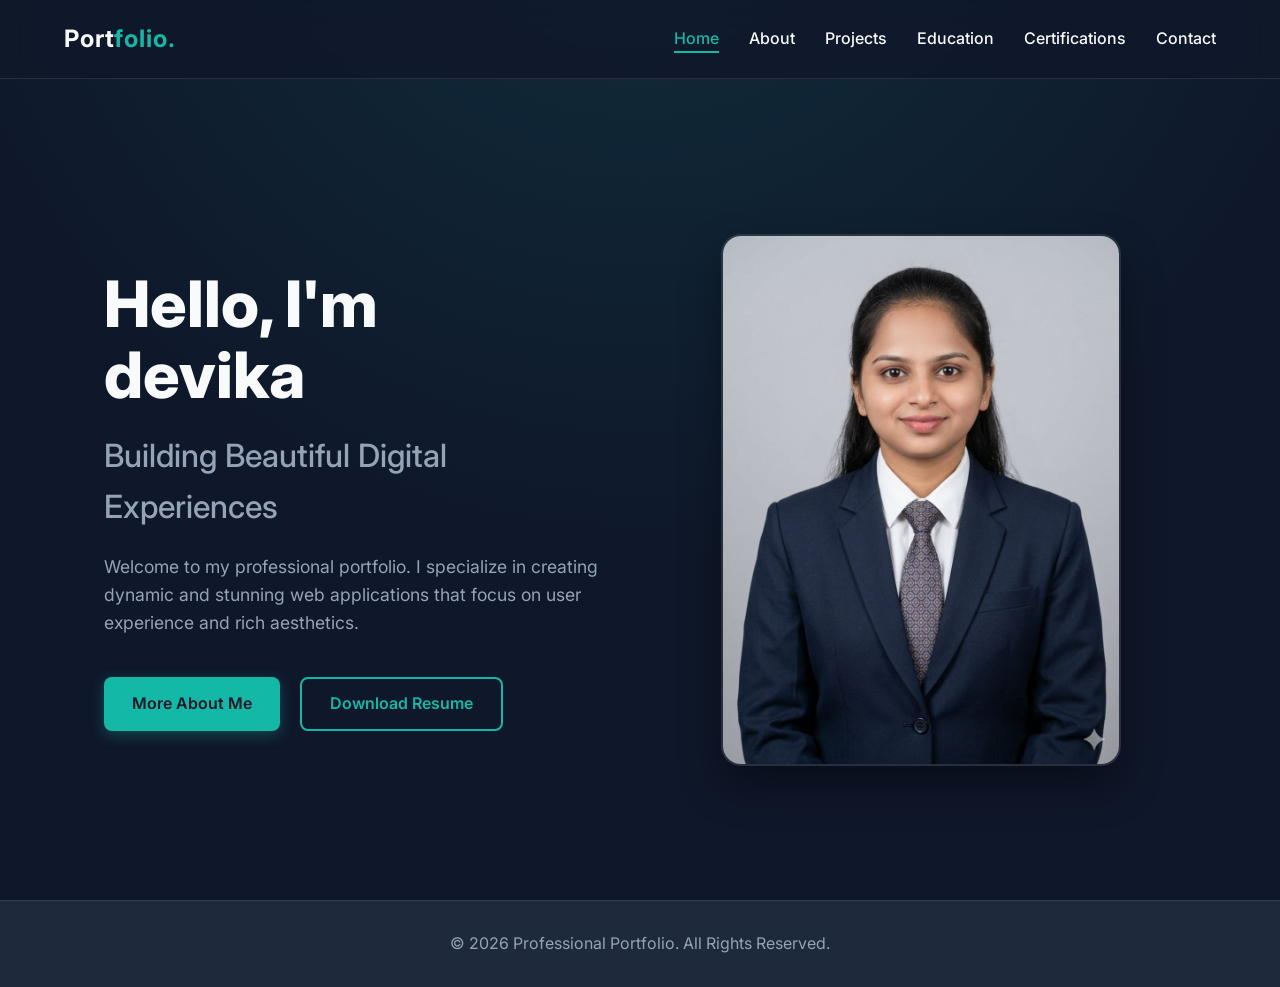
<file: index.html>
<!DOCTYPE html>
<html lang="en">

<head>
    <meta charset="UTF-8">
    <meta name="viewport" content="width=device-width, initial-scale=1.0">
    <title>Professional Portfolio | Home</title>
    <link rel="stylesheet" href="style.css">
</head>

<body>
    <header>
        <a href="index.html" class="logo">Port<span>folio.</span></a>
        <nav>
            <ul>
                <li><a href="index.html">Home</a></li>
                <li><a href="about.html">About</a></li>
                <li><a href="projects.html">Projects</a></li>
                <li><a href="education.html">Education</a></li>
                <li><a href="certifications.html">Certifications</a></li>
                <li><a href="contact.html">Contact</a></li>
            </ul>
        </nav>
    </header>

    <main>
        <section class="hero fade-up">
            <div class="hero-content">
                <h1>Hello, I'm <br><span>devika</span></h1>
                <h3>Building Beautiful Digital Experiences</h3>
                <p>Welcome to my professional portfolio. I specialize in creating dynamic and stunning web applications
                    that focus on user experience and rich aesthetics.</p>
                <div class="hero-buttons">
                    <a href="about.html" class="btn">More About Me</a>
                    <a href="Devika.pdf" class="btn btn-outline" download>Download Resume</a>
                </div>
            </div>
            <div class="hero-image">
                <img src="WhatsApp Image 2026-04-27 at 7.00.15 PM.jpeg" alt="Profile Picture">
            </div>
        </section>
    </main>

    <footer>
        <p>&copy; 2026 Professional Portfolio. All Rights Reserved.</p>
    </footer>

    <script src="script.js"></script>
</body>

</html>
</file>
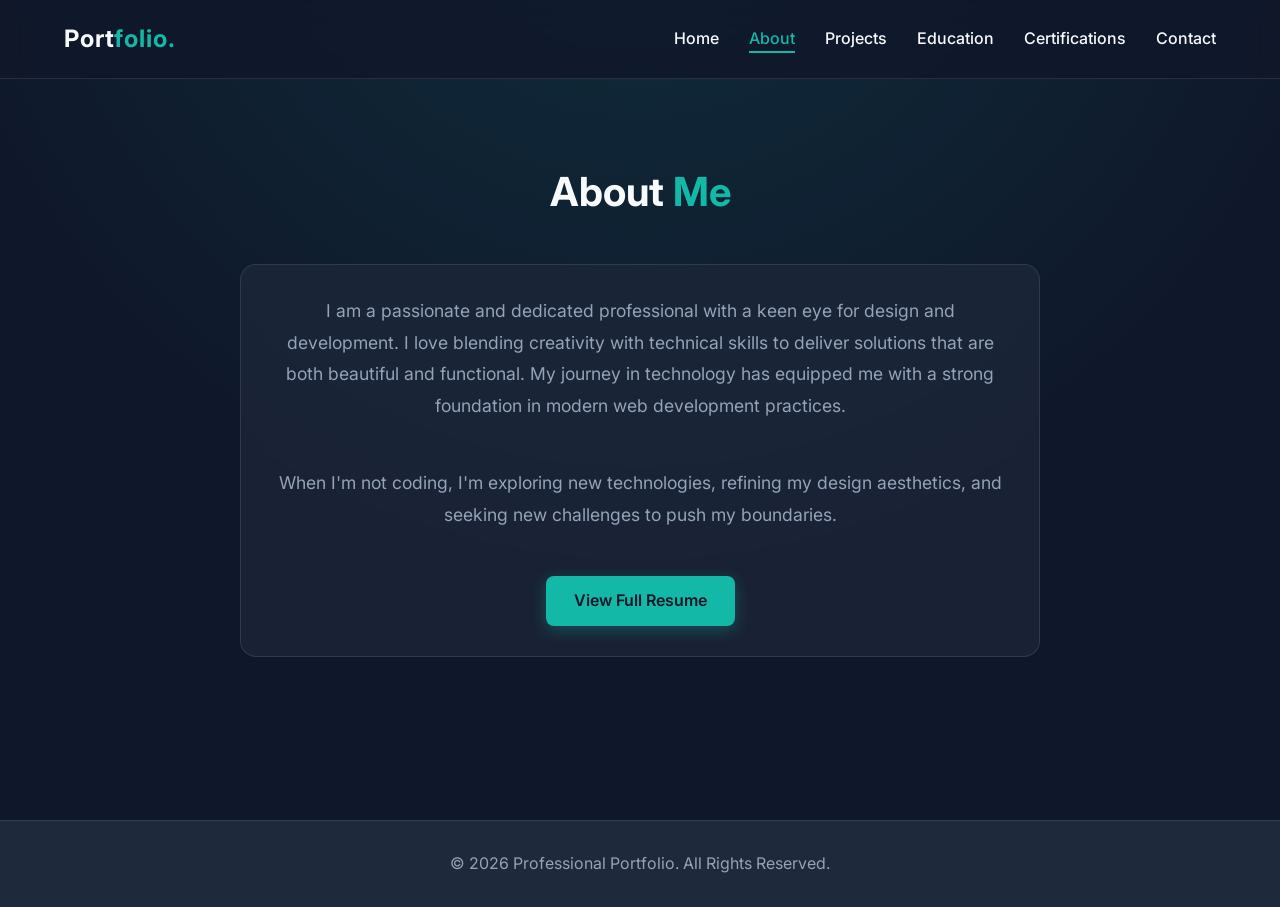
<file: about.html>
<!DOCTYPE html>
<html lang="en">
<head>
    <meta charset="UTF-8">
    <meta name="viewport" content="width=device-width, initial-scale=1.0">
    <title>About Me | Professional Portfolio</title>
    <link rel="stylesheet" href="style.css">
</head>
<body>
    <header>
        <a href="index.html" class="logo">Port<span>folio.</span></a>
        <nav>
            <ul>
                <li><a href="index.html">Home</a></li>
                <li><a href="about.html">About</a></li>
                <li><a href="projects.html">Projects</a></li>
                <li><a href="education.html">Education</a></li>
                <li><a href="certifications.html">Certifications</a></li>
                <li><a href="contact.html">Contact</a></li>
            </ul>
        </nav>
    </header>

    <main>
        <section class="fade-up">
            <h2 class="section-title">About <span>Me</span></h2>
            <div class="card" style="max-width: 800px; margin: 0 auto; text-align: center;">
                <p style="font-size: 1.1rem; line-height: 1.8;">
                    I am a passionate and dedicated professional with a keen eye for design and development. I love blending creativity with technical skills to deliver solutions that are both beautiful and functional. My journey in technology has equipped me with a strong foundation in modern web development practices.
                </p>
                <br>
                <p style="font-size: 1.1rem; line-height: 1.8;">
                    When I'm not coding, I'm exploring new technologies, refining my design aesthetics, and seeking new challenges to push my boundaries.
                </p>
                <br>
                <a href="Devika.pdf" target="_blank" class="btn">View Full Resume</a>
            </div>
        </section>
    </main>

    <footer>
        <p>&copy; 2026 Professional Portfolio. All Rights Reserved.</p>
    </footer>

    <script src="script.js"></script>
</body>
</html>
</file>
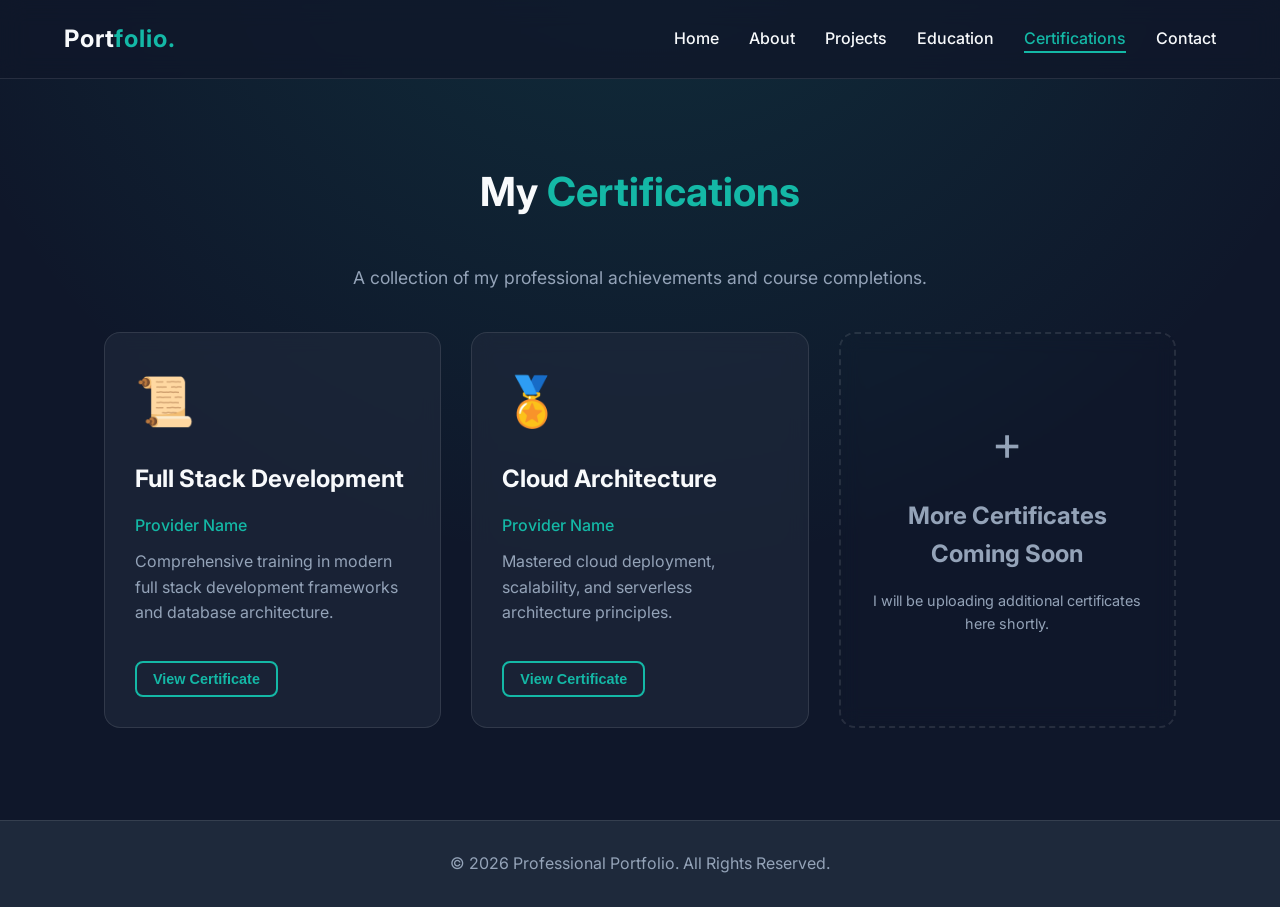
<file: certifications.html>
<!DOCTYPE html>
<html lang="en">
<head>
    <meta charset="UTF-8">
    <meta name="viewport" content="width=device-width, initial-scale=1.0">
    <title>Certifications | Professional Portfolio</title>
    <link rel="stylesheet" href="style.css">
</head>
<body>
    <header>
        <a href="index.html" class="logo">Port<span>folio.</span></a>
        <nav>
            <ul>
                <li><a href="index.html">Home</a></li>
                <li><a href="about.html">About</a></li>
                <li><a href="projects.html">Projects</a></li>
                <li><a href="education.html">Education</a></li>
                <li><a href="certifications.html">Certifications</a></li>
                <li><a href="contact.html">Contact</a></li>
            </ul>
        </nav>
    </header>

    <main>
        <section class="fade-up">
            <h2 class="section-title">My <span>Certifications</span></h2>
            <div style="text-align: center; margin-bottom: 40px;">
                <p style="color: var(--text-muted); font-size: 1.1rem;">A collection of my professional achievements and course completions.</p>
            </div>
            
            <div class="grid">
                <!-- Certificate Placeholders -->
                <div class="card fade-up">
                    <div class="card-icon" style="font-size: 3rem;">📜</div>
                    <h3>Full Stack Development</h3>
                    <p style="color: var(--accent-color); font-weight: 500; margin-bottom: 10px;">Provider Name</p>
                    <p>Comprehensive training in modern full stack development frameworks and database architecture.</p>
                    <button class="btn btn-outline" style="margin-top: 15px; padding: 8px 16px; font-size: 0.9rem;">View Certificate</button>
                </div>
                
                <div class="card fade-up">
                    <div class="card-icon" style="font-size: 3rem;">🏅</div>
                    <h3>Cloud Architecture</h3>
                    <p style="color: var(--accent-color); font-weight: 500; margin-bottom: 10px;">Provider Name</p>
                    <p>Mastered cloud deployment, scalability, and serverless architecture principles.</p>
                    <button class="btn btn-outline" style="margin-top: 15px; padding: 8px 16px; font-size: 0.9rem;">View Certificate</button>
                </div>

                <div class="card fade-up" style="border: 2px dashed var(--border-color); background: transparent; display: flex; flex-direction: column; justify-content: center; align-items: center; text-align: center; min-height: 250px;">
                    <div style="font-size: 3rem; color: var(--text-muted); margin-bottom: 15px;">+</div>
                    <h3 style="color: var(--text-muted);">More Certificates Coming Soon</h3>
                    <p style="font-size: 0.9rem;">I will be uploading additional certificates here shortly.</p>
                </div>
            </div>
        </section>
    </main>

    <footer>
        <p>&copy; 2026 Professional Portfolio. All Rights Reserved.</p>
    </footer>

    <script src="script.js"></script>
</body>
</html>
</file>
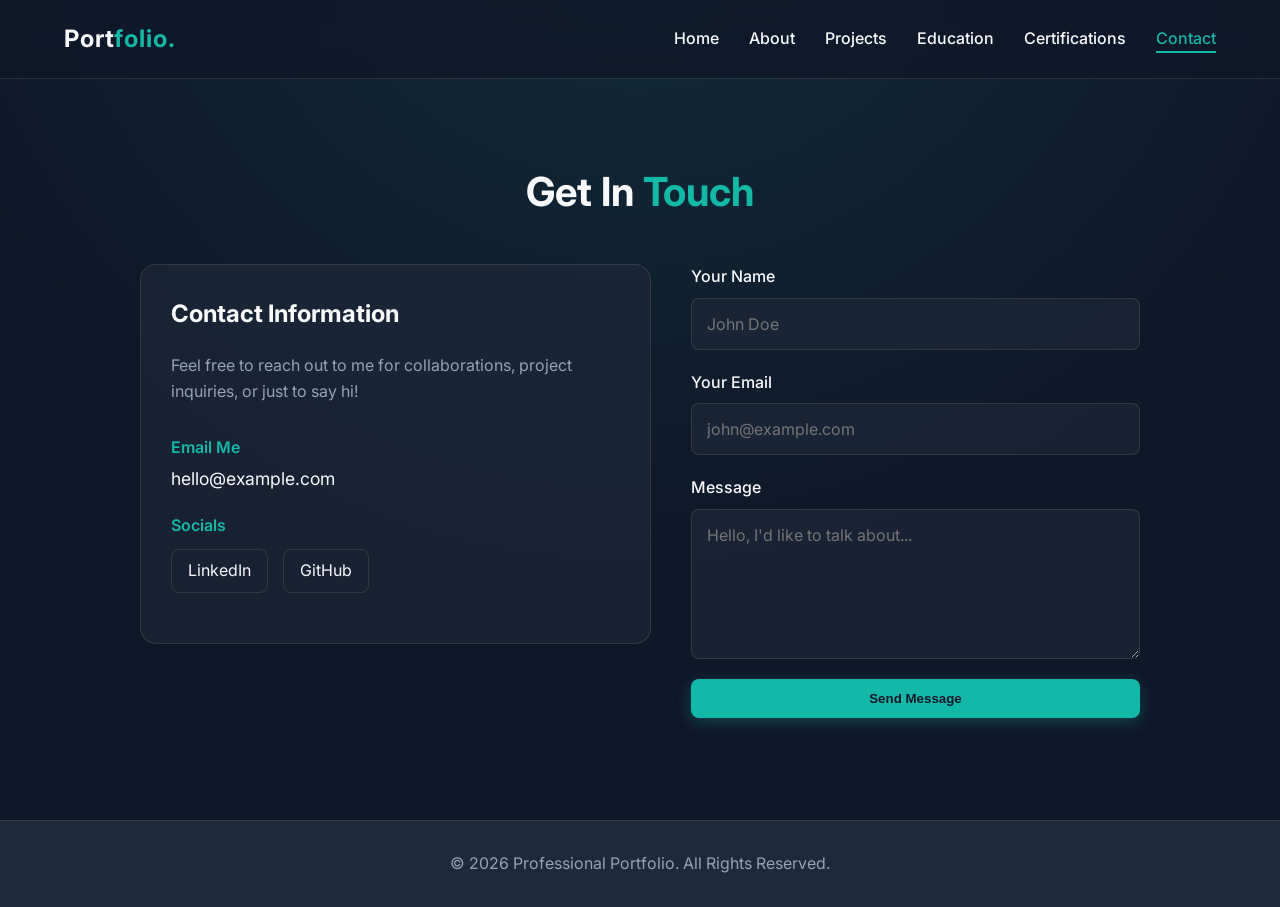
<file: contact.html>
<!DOCTYPE html>
<html lang="en">
<head>
    <meta charset="UTF-8">
    <meta name="viewport" content="width=device-width, initial-scale=1.0">
    <title>Contact | Professional Portfolio</title>
    <link rel="stylesheet" href="style.css">
</head>
<body>
    <header>
        <a href="index.html" class="logo">Port<span>folio.</span></a>
        <nav>
            <ul>
                <li><a href="index.html">Home</a></li>
                <li><a href="about.html">About</a></li>
                <li><a href="projects.html">Projects</a></li>
                <li><a href="education.html">Education</a></li>
                <li><a href="certifications.html">Certifications</a></li>
                <li><a href="contact.html">Contact</a></li>
            </ul>
        </nav>
    </header>

    <main>
        <section class="fade-up">
            <h2 class="section-title">Get In <span>Touch</span></h2>
            
            <div style="display: flex; flex-wrap: wrap; gap: 40px; justify-content: center; align-items: flex-start; max-width: 1000px; margin: 0 auto;">
                
                <div style="flex: 1; min-width: 300px; padding: 30px; background: var(--bg-card); border-radius: 16px; border: 1px solid var(--border-color);">
                    <h3 style="margin-bottom: 20px; font-size: 1.5rem;">Contact Information</h3>
                    <p style="color: var(--text-muted); margin-bottom: 30px;">Feel free to reach out to me for collaborations, project inquiries, or just to say hi!</p>
                    
                    <div style="margin-bottom: 20px;">
                        <span style="display: block; font-weight: 600; color: var(--accent-color); margin-bottom: 5px;">Email Me</span>
                        <a href="mailto:hello@example.com" style="color: var(--text-main); text-decoration: none; font-size: 1.1rem; transition: color 0.3s;">hello@example.com</a>
                    </div>
                    
                    <div style="margin-bottom: 20px;">
                        <span style="display: block; font-weight: 600; color: var(--accent-color); margin-bottom: 5px;">Socials</span>
                        <div style="display: flex; gap: 15px; margin-top: 10px;">
                            <a href="#" style="color: var(--text-main); text-decoration: none; border: 1px solid var(--border-color); padding: 8px 16px; border-radius: 8px; transition: var(--transition);">LinkedIn</a>
                            <a href="#" style="color: var(--text-main); text-decoration: none; border: 1px solid var(--border-color); padding: 8px 16px; border-radius: 8px; transition: var(--transition);">GitHub</a>
                        </div>
                    </div>
                </div>

                <form class="contact-form" style="flex: 1; min-width: 300px; width: 100%;" onsubmit="event.preventDefault(); alert('Thank you for your message! This is a demo form.');">
                    <div class="input-group">
                        <label for="name">Your Name</label>
                        <input type="text" id="name" placeholder="John Doe" required>
                    </div>
                    <div class="input-group">
                        <label for="email">Your Email</label>
                        <input type="email" id="email" placeholder="john@example.com" required>
                    </div>
                    <div class="input-group">
                        <label for="message">Message</label>
                        <textarea id="message" placeholder="Hello, I'd like to talk about..." required></textarea>
                    </div>
                    <button type="submit" class="btn" style="width: 100%; justify-content: center;">Send Message</button>
                </form>

            </div>
        </section>
    </main>

    <footer>
        <p>&copy; 2026 Professional Portfolio. All Rights Reserved.</p>
    </footer>

    <script src="script.js"></script>
</body>
</html>
</file>
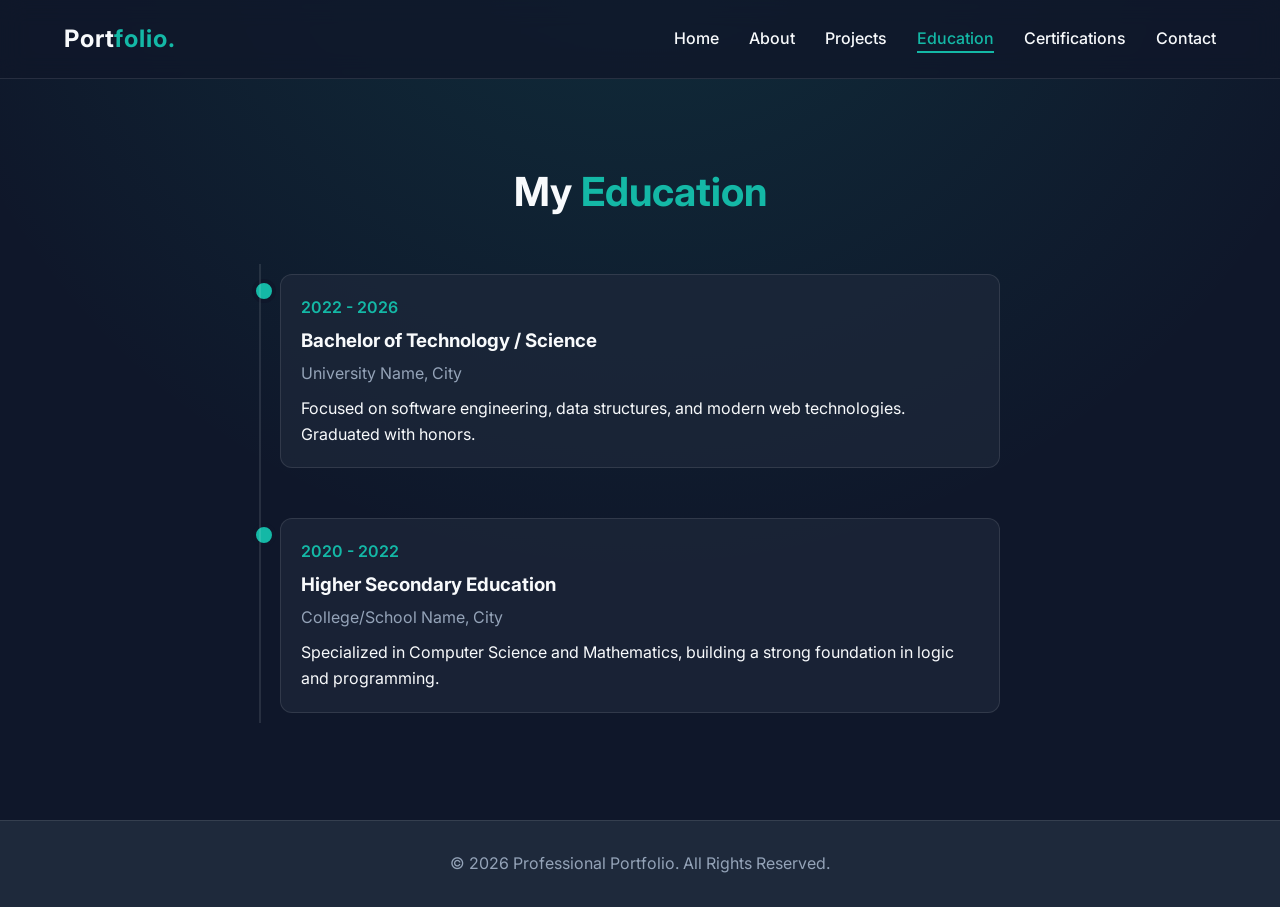
<file: education.html>
<!DOCTYPE html>
<html lang="en">
<head>
    <meta charset="UTF-8">
    <meta name="viewport" content="width=device-width, initial-scale=1.0">
    <title>Education | Professional Portfolio</title>
    <link rel="stylesheet" href="style.css">
</head>
<body>
    <header>
        <a href="index.html" class="logo">Port<span>folio.</span></a>
        <nav>
            <ul>
                <li><a href="index.html">Home</a></li>
                <li><a href="about.html">About</a></li>
                <li><a href="projects.html">Projects</a></li>
                <li><a href="education.html">Education</a></li>
                <li><a href="certifications.html">Certifications</a></li>
                <li><a href="contact.html">Contact</a></li>
            </ul>
        </nav>
    </header>

    <main>
        <section class="fade-up">
            <h2 class="section-title">My <span>Education</span></h2>
            <div class="timeline">
                <div class="timeline-item fade-up">
                    <div class="timeline-content">
                        <span class="timeline-date">2022 - 2026</span>
                        <h3>Bachelor of Technology / Science</h3>
                        <p style="color: var(--text-muted); margin-top: 5px;">University Name, City</p>
                        <p style="margin-top: 10px;">Focused on software engineering, data structures, and modern web technologies. Graduated with honors.</p>
                    </div>
                </div>
                <div class="timeline-item fade-up">
                    <div class="timeline-content">
                        <span class="timeline-date">2020 - 2022</span>
                        <h3>Higher Secondary Education</h3>
                        <p style="color: var(--text-muted); margin-top: 5px;">College/School Name, City</p>
                        <p style="margin-top: 10px;">Specialized in Computer Science and Mathematics, building a strong foundation in logic and programming.</p>
                    </div>
                </div>
            </div>
        </section>
    </main>

    <footer>
        <p>&copy; 2026 Professional Portfolio. All Rights Reserved.</p>
    </footer>

    <script src="script.js"></script>
</body>
</html>
</file>
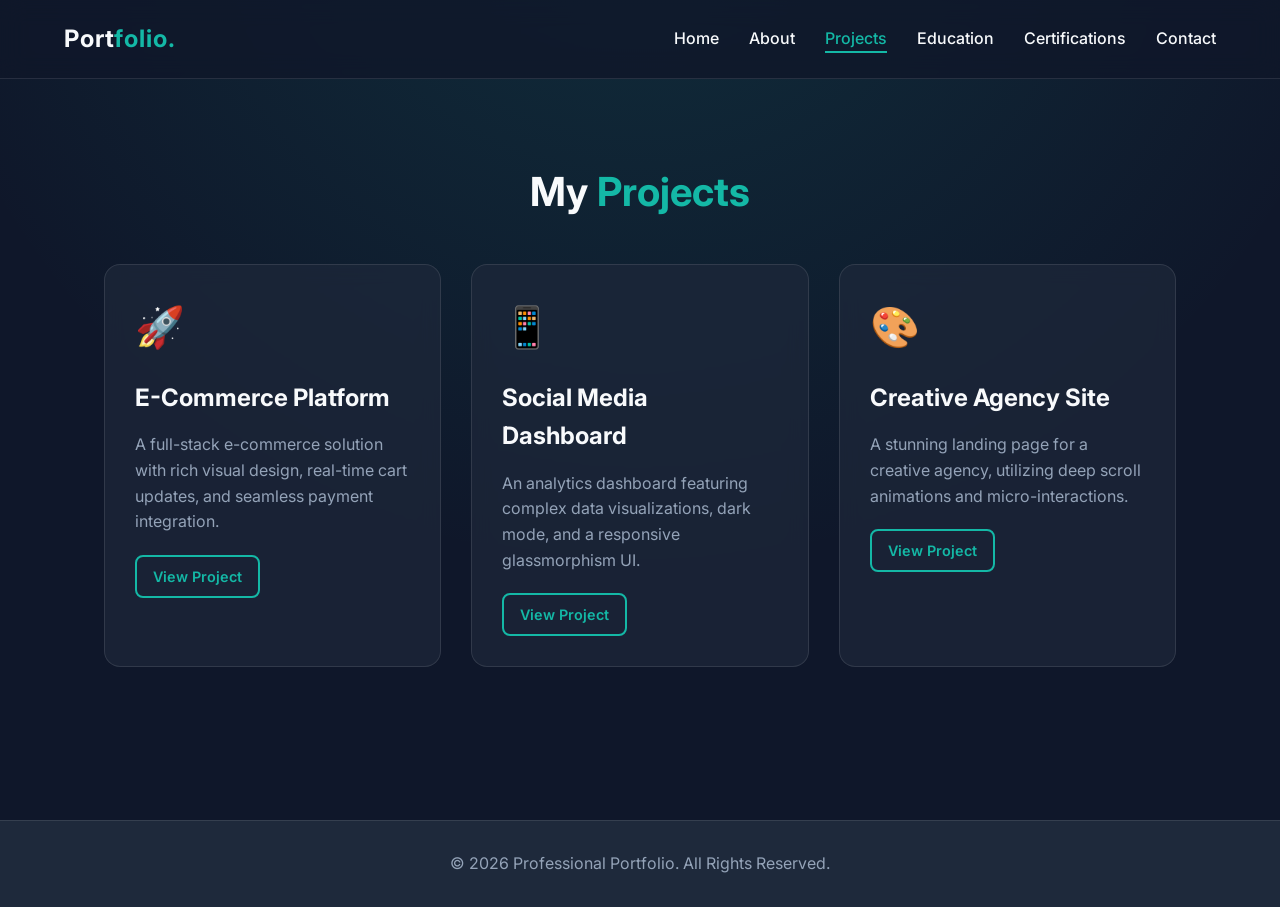
<file: projects.html>
<!DOCTYPE html>
<html lang="en">
<head>
    <meta charset="UTF-8">
    <meta name="viewport" content="width=device-width, initial-scale=1.0">
    <title>Projects | Professional Portfolio</title>
    <link rel="stylesheet" href="style.css">
</head>
<body>
    <header>
        <a href="index.html" class="logo">Port<span>folio.</span></a>
        <nav>
            <ul>
                <li><a href="index.html">Home</a></li>
                <li><a href="about.html">About</a></li>
                <li><a href="projects.html">Projects</a></li>
                <li><a href="education.html">Education</a></li>
                <li><a href="certifications.html">Certifications</a></li>
                <li><a href="contact.html">Contact</a></li>
            </ul>
        </nav>
    </header>

    <main>
        <section class="fade-up">
            <h2 class="section-title">My <span>Projects</span></h2>
            <div class="grid">
                <div class="card fade-up">
                    <div class="card-icon">🚀</div>
                    <h3>E-Commerce Platform</h3>
                    <p>A full-stack e-commerce solution with rich visual design, real-time cart updates, and seamless payment integration.</p>
                    <a href="#" class="btn btn-outline" style="padding: 8px 16px; font-size: 0.9rem;">View Project</a>
                </div>
                <div class="card fade-up">
                    <div class="card-icon">📱</div>
                    <h3>Social Media Dashboard</h3>
                    <p>An analytics dashboard featuring complex data visualizations, dark mode, and a responsive glassmorphism UI.</p>
                    <a href="#" class="btn btn-outline" style="padding: 8px 16px; font-size: 0.9rem;">View Project</a>
                </div>
                <div class="card fade-up">
                    <div class="card-icon">🎨</div>
                    <h3>Creative Agency Site</h3>
                    <p>A stunning landing page for a creative agency, utilizing deep scroll animations and micro-interactions.</p>
                    <a href="#" class="btn btn-outline" style="padding: 8px 16px; font-size: 0.9rem;">View Project</a>
                </div>
            </div>
        </section>
    </main>

    <footer>
        <p>&copy; 2026 Professional Portfolio. All Rights Reserved.</p>
    </footer>

    <script src="script.js"></script>
</body>
</html>
</file>
<file: style.css>
@import url('https://fonts.googleapis.com/css2?family=Inter:wght@300;400;500;600;700;800&display=swap');

:root {
  /* Color Palette - Premium Dark Theme with Teal Accent */
  --bg-main: #0f172a;
  --bg-secondary: #1e293b;
  --bg-card: rgba(30, 41, 59, 0.7);
  --text-main: #f8fafc;
  --text-muted: #94a3b8;
  --accent-color: #14b8a6; /* Teal */
  --accent-hover: #0d9488;
  --border-color: rgba(255, 255, 255, 0.1);
  --gradient-glow: radial-gradient(circle at 50% -20%, rgba(20, 184, 166, 0.15), transparent 60%);
  
  --font-family: 'Inter', sans-serif;
  --transition: all 0.3s cubic-bezier(0.4, 0, 0.2, 1);
}

* {
  margin: 0;
  padding: 0;
  box-sizing: border-box;
}

body {
  font-family: var(--font-family);
  background-color: var(--bg-main);
  background-image: var(--gradient-glow);
  background-attachment: fixed;
  color: var(--text-main);
  line-height: 1.6;
  overflow-x: hidden;
  min-height: 100vh;
  display: flex;
  flex-direction: column;
}

/* Glassmorphism Navigation */
header {
  position: fixed;
  top: 0;
  left: 0;
  width: 100%;
  padding: 20px 5%;
  display: flex;
  justify-content: space-between;
  align-items: center;
  z-index: 1000;
  background: rgba(15, 23, 42, 0.8);
  backdrop-filter: blur(12px);
  border-bottom: 1px solid var(--border-color);
  transition: var(--transition);
}

.logo {
  font-size: 1.5rem;
  font-weight: 700;
  color: var(--text-main);
  text-decoration: none;
  letter-spacing: 1px;
}

.logo span {
  color: var(--accent-color);
}

nav ul {
  list-style: none;
  display: flex;
  gap: 30px;
}

nav ul li a {
  text-decoration: none;
  color: var(--text-main);
  font-weight: 500;
  font-size: 1rem;
  transition: var(--transition);
  position: relative;
}

nav ul li a::after {
  content: '';
  position: absolute;
  width: 0;
  height: 2px;
  bottom: -5px;
  left: 0;
  background-color: var(--accent-color);
  transition: var(--transition);
}

nav ul li a:hover::after,
nav ul li a.active::after {
  width: 100%;
}

nav ul li a:hover,
nav ul li a.active {
  color: var(--accent-color);
}

/* Main Content */
main {
  flex: 1;
  padding-top: 100px; /* Offset for fixed header */
  min-height: calc(100vh - 80px); /* Minus footer */
}

section {
  padding: 60px 5%;
  max-width: 1200px;
  margin: 0 auto;
}

.section-title {
  font-size: 2.5rem;
  font-weight: 700;
  margin-bottom: 40px;
  text-align: center;
  position: relative;
}

.section-title span {
  color: var(--accent-color);
}

/* Buttons */
.btn {
  display: inline-flex;
  align-items: center;
  gap: 8px;
  padding: 12px 28px;
  background-color: var(--accent-color);
  color: var(--bg-main);
  text-decoration: none;
  font-weight: 600;
  border-radius: 8px;
  border: none;
  cursor: pointer;
  transition: var(--transition);
  box-shadow: 0 4px 15px rgba(20, 184, 166, 0.3);
}

.btn:hover {
  background-color: var(--accent-hover);
  transform: translateY(-2px);
  box-shadow: 0 6px 20px rgba(20, 184, 166, 0.4);
}

.btn-outline {
  background-color: transparent;
  color: var(--accent-color);
  border: 2px solid var(--accent-color);
  box-shadow: none;
}

.btn-outline:hover {
  background-color: var(--accent-color);
  color: var(--bg-main);
}

/* Hero Section */
.hero {
  display: flex;
  align-items: center;
  justify-content: space-between;
  min-height: calc(100vh - 100px);
  gap: 50px;
}

.hero-content {
  flex: 1;
}

.hero-content h1 {
  font-size: 4rem;
  font-weight: 800;
  line-height: 1.1;
  margin-bottom: 20px;
}

.hero-content h3 {
  font-size: 2rem;
  font-weight: 500;
  color: var(--text-muted);
  margin-bottom: 20px;
}

.hero-content p {
  font-size: 1.1rem;
  color: var(--text-muted);
  margin-bottom: 40px;
  max-width: 500px;
}

.hero-buttons {
  display: flex;
  gap: 20px;
}

.hero-image {
  flex: 1;
  display: flex;
  justify-content: center;
  align-items: center;
}

.hero-image img {
  width: 100%;
  max-width: 400px;
  border-radius: 20px;
  box-shadow: 0 20px 40px rgba(0, 0, 0, 0.4);
  border: 2px solid rgba(255, 255, 255, 0.1);
  transition: var(--transition);
}

.hero-image img:hover {
  transform: scale(1.02);
  border-color: var(--accent-color);
  box-shadow: 0 0 30px rgba(20, 184, 166, 0.3);
}

/* Cards Grid */
.grid {
  display: grid;
  grid-template-columns: repeat(auto-fit, minmax(300px, 1fr));
  gap: 30px;
}

.card {
  background: var(--bg-card);
  border: 1px solid var(--border-color);
  border-radius: 16px;
  padding: 30px;
  transition: var(--transition);
  backdrop-filter: blur(10px);
}

.card:hover {
  transform: translateY(-5px);
  border-color: var(--accent-color);
  box-shadow: 0 10px 30px rgba(0, 0, 0, 0.5);
}

.card-icon {
  font-size: 2.5rem;
  color: var(--accent-color);
  margin-bottom: 20px;
}

.card h3 {
  font-size: 1.5rem;
  margin-bottom: 15px;
  color: var(--text-main);
}

.card p {
  color: var(--text-muted);
  margin-bottom: 20px;
}

/* Footer */
footer {
  text-align: center;
  padding: 30px 5%;
  background: var(--bg-secondary);
  border-top: 1px solid var(--border-color);
  margin-top: auto;
}

footer p {
  color: var(--text-muted);
}

/* Timeline */
.timeline {
  position: relative;
  max-width: 800px;
  margin: 0 auto;
}

.timeline::after {
  content: '';
  position: absolute;
  width: 2px;
  background-color: var(--border-color);
  top: 0;
  bottom: 0;
  left: 20px;
  margin-left: -1px;
}

.timeline-item {
  padding: 10px 40px;
  position: relative;
  background-color: inherit;
  width: 100%;
  margin-bottom: 30px;
}

.timeline-item::after {
  content: '';
  position: absolute;
  width: 16px;
  height: 16px;
  left: 12px;
  background-color: var(--accent-color);
  border: 4px solid var(--bg-main);
  top: 15px;
  border-radius: 50%;
  z-index: 1;
}

.timeline-content {
  background: var(--bg-card);
  padding: 20px;
  border-radius: 12px;
  border: 1px solid var(--border-color);
}

.timeline-date {
  color: var(--accent-color);
  font-weight: 600;
  margin-bottom: 5px;
  display: block;
}

/* Form */
.contact-form {
  max-width: 600px;
  margin: 0 auto;
  display: flex;
  flex-direction: column;
  gap: 20px;
}

.input-group {
  display: flex;
  flex-direction: column;
  gap: 8px;
}

.input-group label {
  color: var(--text-main);
  font-weight: 500;
}

.input-group input,
.input-group textarea {
  padding: 15px;
  border-radius: 8px;
  border: 1px solid var(--border-color);
  background: var(--bg-card);
  color: var(--text-main);
  font-family: var(--font-family);
  font-size: 1rem;
  transition: var(--transition);
}

.input-group input:focus,
.input-group textarea:focus {
  outline: none;
  border-color: var(--accent-color);
  box-shadow: 0 0 10px rgba(20, 184, 166, 0.2);
}

.input-group textarea {
  resize: vertical;
  min-height: 150px;
}

/* Animations */
.fade-up {
  opacity: 0;
  transform: translateY(30px);
  transition: opacity 0.8s ease-out, transform 0.8s ease-out;
}

.fade-up.visible {
  opacity: 1;
  transform: translateY(0);
}

/* Responsive */
@media (max-width: 768px) {
  header {
    flex-direction: column;
    padding: 15px 5%;
    gap: 15px;
  }
  
  nav ul {
    gap: 15px;
    flex-wrap: wrap;
    justify-content: center;
  }
  
  .hero {
    flex-direction: column;
    text-align: center;
    padding-top: 40px;
  }
  
  .hero-buttons {
    justify-content: center;
  }
  
  .hero-content h1 {
    font-size: 2.5rem;
  }
  
  .hero-image img {
    max-width: 300px;
  }
}
</file>
